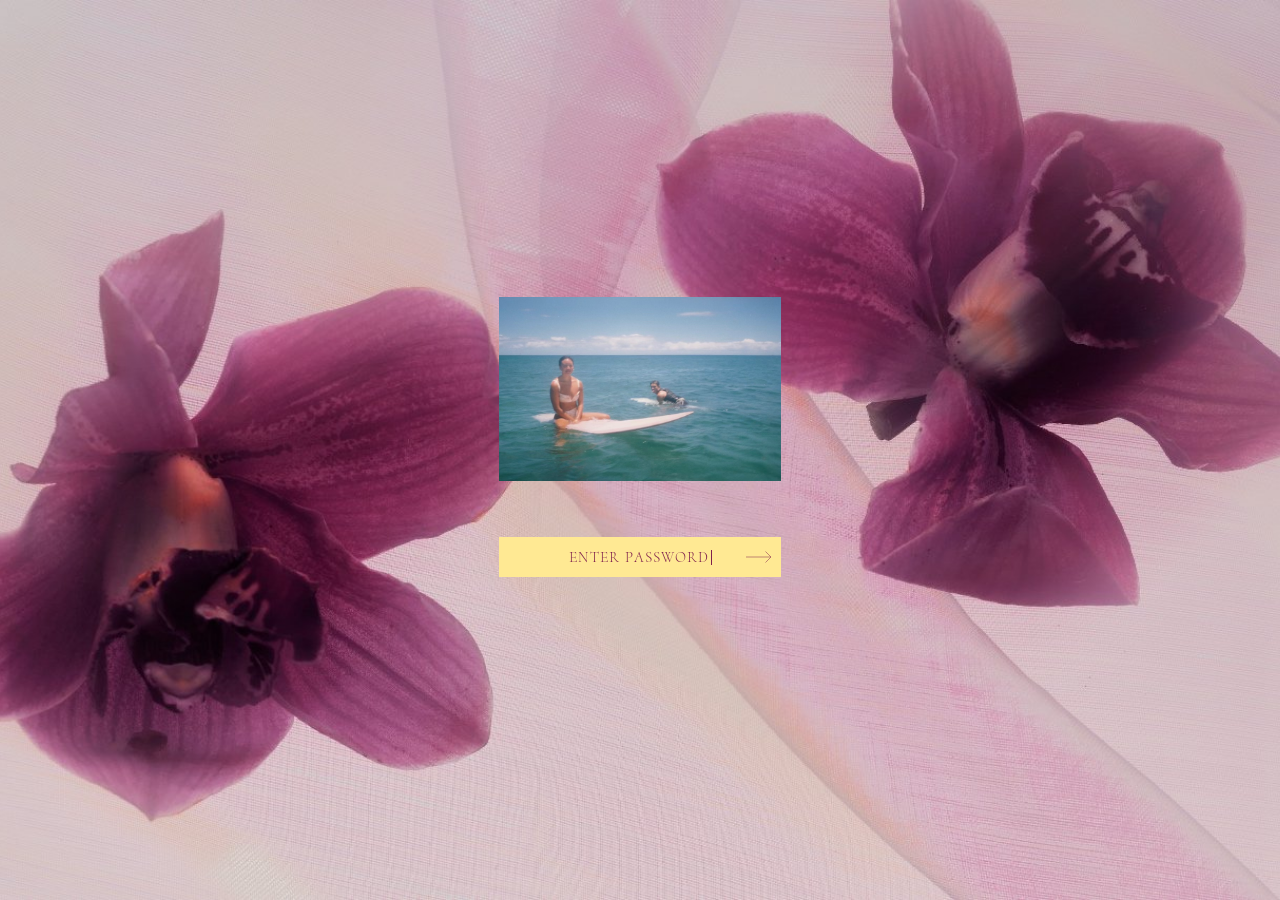
<file: index.html>
<!DOCTYPE html>
<html lang="en">
<!--
  DO NOT EDIT THIS FILE.
  Generated by build.py from content.py. Your changes will be overwritten
  on the next build. Edit content.py and run: python3 build.py
-->
<head>
  <meta charset="UTF-8" />
  <meta name="viewport" content="width=device-width, initial-scale=1.0" />
  <!-- A reload starts at the top. Browsers otherwise put you back where you
       were, which on a page whose whole opening is one photograph means
       reloading drops you into the middle of it. In the head so it is set
       before the browser gets to restore anything; anchors still work. -->
  <script>if ('scrollRestoration' in history) history.scrollRestoration = 'manual';</script>
  <title>E &amp; L &ndash; 10.22.2027</title>
  <meta name="description" content="10.22.2027" />
  <meta name="robots" content="noindex, nofollow" />
  <meta property="og:type" content="website" />
  <meta property="og:site_name" content="E &amp; L Wedding" />
  <meta property="og:title" content="E &amp; L Wedding, Save The Date" />
  <meta property="og:description" content="10.22.2027" />
  <meta property="og:url" content="https://lucasandeliza.com/" />
  <meta property="og:image" content="https://lucasandeliza.com/og-image.jpg" />
  <meta property="og:image:secure_url" content="https://lucasandeliza.com/og-image.jpg" />
  <meta property="og:image:type" content="image/jpeg" />
  <meta property="og:image:width" content="1200" />
  <meta property="og:image:height" content="630" />
  <meta property="og:image:alt" content="Eliza and Lucas in the water at Rockpiles" />
  <meta name="twitter:card" content="summary_large_image" />
  <meta name="twitter:title" content="E &amp; L Wedding, Save The Date" />
  <meta name="twitter:description" content="10.22.2027" />
  <meta name="twitter:image" content="https://lucasandeliza.com/og-image.jpg" />
  <!-- The strips behind the status bar and the toolbar. iOS Safari never
       renders page content there, so these can only ever be a flat colour:
       this one if it is set, the body's background if it is not. #ccb8be is
       the measured average of the photograph exactly where the status bar
       falls on a 402px crop — so at the top of the page the strip reads as
       the picture carrying on rather than a band across it. js/site.js
       swaps it for the olive once the hero has scrolled away. -->
  <meta name="theme-color" content="#ccb8be" />
  <link rel="icon" href="favicon.ico?v=95" sizes="any" />
  <link rel="icon" type="image/png" href="favicon.png?v=95" sizes="180x180" />
  <link rel="apple-touch-icon" href="favicon.png?v=95" />
  <link rel="preconnect" href="https://fonts.googleapis.com" />
  <link rel="preconnect" href="https://fonts.gstatic.com" crossorigin />
  <link href="https://fonts.googleapis.com/css2?family=Cormorant+Infant:ital,wght@0,300;1,300&family=Cormorant+Upright:wght@300&display=swap" rel="stylesheet" />
  <link rel="stylesheet" href="css/wedding.css?v=95" />
  <style>
    #gate, #gate * { margin:0; padding:0; box-sizing:border-box; }
    html:not(.unlocked), html:not(.unlocked) body {
      width:100%; height:100%; overflow:hidden; background:#ede0e4;
    }
    html:not(.unlocked) #site { display:none; }
    html.unlocked #gate { display:none; }
    #gate { position:fixed; inset:0; z-index:9999;
            display:flex; align-items:center; justify-content:center; }
    #gate .bg { position:absolute; inset:0; width:100%; height:100%;
                object-fit:cover; object-position:center; }
    #gate { --pw-arrow: 3.25rem; }   /* the arrow's own column at the end */
    #gate .card { position:relative; z-index:2; display:flex; flex-direction:column;
                  align-items:center; width:clamp(200px, 22%, 329px); }
    #gate .photo { width:100%; aspect-ratio:329/215; object-fit:cover; display:block; }
    #gate .pw-input {
      display:block; width:100%; height:40px;
      background:#ffe993; border:none; outline:none;
      font-family:'Cormorant Upright',serif; font-weight:300;
      font-size:15px; letter-spacing:1px; color:#7f214d; text-align:center;
      /* Reserved on BOTH sides, so what is typed stays centred in the bar
         and still cannot run under the arrow. */
      padding:0 var(--pw-arrow); -webkit-appearance:none; appearance:none;
      border-radius:0; caret-color:transparent;
    }
    /* The placeholder is a real element rather than ::placeholder, so the
       caret can sit at the END of the words instead of at a guessed offset
       from centre. Same font and size as the input, centred over it, so the
       two read as one field. */
    #gate .pw-ph {
      position:absolute; inset:0; z-index:2;
      display:flex; align-items:center; justify-content:center;
      pointer-events:none; user-select:none;
      font-family:'Cormorant Upright',serif; font-weight:300;
      font-size:15px; letter-spacing:1px; color:#7f214d;
    }
    #gate .pw-ph.hidden { display:none; }
    #gate .error {
      font-family:'Cormorant Upright',serif; font-style:normal;
      font-size:12px; color:#fff; text-align:center;
      margin-top:8px; min-height:18px;
      text-shadow:0 1px 3px rgba(0,0,0,0.5);
      opacity:0; transition:opacity 0.2s;
    }
    #gate .error.show { opacity:1; }
    @keyframes shake {
      0%,100%{transform:translateX(0)} 20%{transform:translateX(-7px)}
      40%{transform:translateX(7px)} 60%{transform:translateX(-5px)}
      80%{transform:translateX(5px)}
    }
    #gate .shake { animation:shake 0.38s ease; }
    /* Submit, for anyone who doesn't think to press Enter. Drawn rather than
       typed so the 0.5 stroke is exactly 0.5 — the viewBox is 1:1 with the
       rendered size, so nothing scales the line. Full field height, so the
       tap target is the whole right end of the bar and not just the glyph. */
    #gate .pw-go {
      position:absolute; right:0; top:0; z-index:3;
      height:100%; width:var(--pw-arrow); justify-content:center; padding:0;
      display:flex; align-items:center;
      background:none; border:none; cursor:pointer;
      -webkit-appearance:none; appearance:none;
    }
    #gate .pw-go svg { display:block; overflow:visible;
      transition:transform 0.15s ease; }
    #gate .pw-go path { fill:none; stroke:#7f214d; stroke-width:0.5; }
    #gate .pw-go:hover  svg { transform:translateX(2px); }
    #gate .pw-go:active svg { transform:translateX(3px); }
    #gate .pw-go:focus-visible { outline:1px solid #7f214d; outline-offset:-3px; }
    @media (prefers-reduced-motion: reduce) {
      #gate .pw-go svg { transition:none; }
    }
    #gate .pw-cursor { display:inline-block; width:1px; height:1em;
      background:#7f214d; margin-left:2px; vertical-align:middle;
      animation:blink 1.1s ease-in-out infinite; }
    #gate .pw-cursor.hidden { display:none; }
    @keyframes blink { 0%,100%{opacity:1} 50%{opacity:0} }
    @media (max-width:600px) {
      #gate .card { width:61.4vw; align-items:flex-start; }
      #gate #wrap { width:81.8vw !important; margin-top:7.3vh !important;
                    margin-left:calc(-10.1vw) !important; }
      /* The card is left-aligned here and the bar is wider than it, so the
         message has to take the bar's box to centre under the bar rather
         than under the photo. */
      #gate .error { width:81.8vw; margin-left:calc(-10.1vw); }
      /* 16px, not 15: iOS Safari zooms the whole page in when you focus a
         field smaller than that, and never zooms back out — which is how the
         body copy ended up cut off with the page scrolled sideways. */
      /* 16px, not 15: iOS Safari zooms the whole page in when you focus a
         field smaller than that. The prompt is free to scale, though — it is
         what has to share the bar with the arrow, and on a narrow phone
         holding it at 16 leaves the two almost touching. */
      #gate .pw-input { font-size:16px; }
      #gate .pw-ph    { font-size:16px; }
    }

    /* Accessible view (?view=accessible): Figma "Password - Accessible". Same
       photo and card; the bar goes white with black type, and everything is
       20% larger. */
    html[data-contrast="high"] #gate .card { width:clamp(240px, 26.4%, 395px); }
    html[data-contrast="high"] #gate .pw-input { height:48px; font-size:18px; background:#fff; color:#000; }
    html[data-contrast="high"] #gate .pw-ph { font-size:18px; color:#000; }
    html[data-contrast="high"] #gate .pw-go path { stroke:#000; stroke-width:1; }
    html[data-contrast="high"] #gate .pw-go:focus-visible { outline-color:#000; }
    html[data-contrast="high"] #gate .pw-cursor { background:#000; }
    html[data-contrast="high"] #gate .pw-input,
    html[data-contrast="high"] #gate .pw-ph,
    html[data-contrast="high"] #gate .error { font-weight:500; }
    html[data-contrast="high"] #gate .error { font-size:14.4px; }
    @media (max-width:600px) {
      html[data-contrast="high"] #gate .card { width:73.7vw; }
      html[data-contrast="high"] #gate #wrap { width:92vw !important; margin-left:calc(-9.15vw) !important; }
      html[data-contrast="high"] #gate .error { width:92vw; margin-left:calc(-9.15vw); }
      html[data-contrast="high"] #gate .pw-input,
      html[data-contrast="high"] #gate .pw-ph { font-size:19.2px; }
    }
    </style>

  <script>(function(){var on=false;try{var q=new URLSearchParams(location.search).get('view');if(q==='accessible'){on=true;localStorage.setItem('elw-contrast','high')}else if(q==='standard'){localStorage.removeItem('elw-contrast')}else{on=localStorage.getItem('elw-contrast')==='high'}}catch(e){}if(on){document.documentElement.setAttribute('data-contrast','high');var l=document.createElement('link');l.rel='stylesheet';l.href='https://fonts.googleapis.com/css2?family=Cormorant+Infant:ital,wght@0,500;1,500&family=Cormorant+Upright:wght@500&display=swap';document.head.appendChild(l)}})()</script>  <script>
    try {
      var s = JSON.parse(sessionStorage.getItem('elw.session') || 'null');
      if (s && s.t && (Date.now() - s.t) < 1800000) {
        document.documentElement.className = 'unlocked';
      }
    } catch (e) {}
  </script>
</head>
<body>
  <div id="gate">
    <img class="bg" src="orchid.jpg" alt="" />
    <div class="card">
      <img class="photo" src="surfing.jpg" alt="Eliza and Lucas" />
      <div id="wrap" class="pw-input-wrap" style="margin-top: clamp(30px, 6.3vh, 62px); position:relative; width:100%;">
        <input id="input" class="pw-input" type="password" aria-label="Password" autocomplete="off"
               autocapitalize="off" autocorrect="off" spellcheck="false" inputmode="text" />
        <span class="pw-ph" id="ph" aria-hidden="true">ENTER PASSWORD<i class="pw-cursor" id="cursor"></i></span>
        <button type="button" class="pw-go" id="go" aria-label="Enter">
          <svg width="26" height="12" viewBox="0 0 26 12" aria-hidden="true" focusable="false">
            <path d="M0 6h25M19.5 0.5L25 6l-5.5 5.5" />
          </svg>
        </button>
      </div>
      <p id="error" class="error">Incorrect password &mdash; please try again.</p>
    </div>
  </div>
  <div id="site">
  <div class="pageheader pageheader--stdate pageheader--tall" id="pageheader">
    <div class="pageheader__bg" aria-hidden="true"></div>
    <div class="wrap pageheader__inner">
      <div class="wordmark pageheader__wordmark">
        <h1 class="wordmark__name"><a href="./">E &amp; L<span
          class="stdate__rest"> Wedding</span></a></h1>
        <span class="meta"><span class="meta__date">10.22.2027</span><span class="meta__rule"></span><span class="meta__place">Kane’ohe, O’ahu, Hawai’i</span></span>
        <p class="stdate__label">Save the date</p>
        <p class="stdate__tagline">…more details to come. scroll down for FAQs.</p>
      </div>
    </div>
  </div>
  <header class="banner banner--tall banner--stdate" id="top">
    <div class="wrap banner__inner banner__inner--cue-only">
      <span class="scroll-cue" aria-hidden="true"></span>
    </div>
  </header>

  <main class="section">
    <div class="wrap">
      <h2 class="section__title section__title--cased">FAQs</h2>
      <div class="rows">
        <div class="row">
          <div class="row__rule"></div>
          <div class="row__body">
            <h3 class="row__label">When will more information be shared?</h3>
            <p class="row__text">We will send out official invites and more information over the coming weeks.</p>
          </div>
        </div>
        <div class="row">
          <div class="row__rule"></div>
          <div class="row__body">
            <h3 class="row__label">Is it safe to book our flights now?</h3>
            <p class="row__text">We suggest holding off for now unless you are planning to book a specific accommodation that is already opened up for booking. Flights, hotels, and Airbnbs typically don’t open up until 11 months prior (likely late November 2026). We also will share hotel and Airbnb information soon.</p>
          </div>
        </div>
        <div class="row">
          <div class="row__rule"></div>
          <div class="row__body">
            <h3 class="row__label">What dates do you recommend booking our trip for?</h3>
            <p class="row__text">If you’re planning to come for about a week (we hope you do if you’re flying all the way!), then we recommend aiming to arrive the weekend before, arriving October 15 weekend and flying out Sunday, October 24 onwards. We will be planning completely optional events throughout the week. We recommend visiting the island for at least 6 nights, but the sweet spot is 10&ndash;12 nights if you plan to island hop.</p>
          </div>
        </div>
        <div class="row">
          <div class="row__rule"></div>
          <div class="row__body">
            <h3 class="row__label">How do we get to the island?</h3>
            <p class="row__text">Fly into Daniel K. Inouye International Airport in Honolulu, Oahu, Hawaii. This is the only airport on Oahu. You could also fly in from another island if it’s more affordable and/or you’d like to island hop.</p>
          </div>
        </div>
      </div>
    </div>
  </main>

  <footer class="footer">
    <div class="wrap">
      <div class="footer__top">
        <p class="footer__name"><a href="./">E &amp; L Wedding</a></p>
        <span class="meta"><span class="meta__date">10.22.2027</span><span class="meta__rule"></span><span class="meta__place">Kane’ohe, O’ahu, Hawai’i</span></span>
      </div>
      <div class="footer__cols footer__cols--stdate">
      <div class="footer__contact">
        <p class="footer__contact-intro">Please contact Eliza &amp; Lucas should you have any questions.</p>
        <ul class="footer__details">
          <li>Email: <a href="mailto:elizakeale@gmail.com">elizakeale@gmail.com</a></li>
          <li>Phone: <a href="tel:+18084525181">+1.808.452.5181</a></li>
          <li>Website: <a href="#top">lucasandeliza.com</a></li>
        </ul>
      </div>
      <div class="footer__photo"><img src="surfing.jpg" alt="Eliza and Lucas paddling out" /></div>
      </div>
      <p class="back-to-top"><a href="#top"><span class="back-to-top__rule"></span>Back to top</a></p>
    </div>
  </footer>
  </div>
  <script src="js/config.js?v=95"></script>
  <script src="js/site.js?v=95"></script>
  <script src="js/gate.js?v=95"></script>
</body>
</html>
</file>
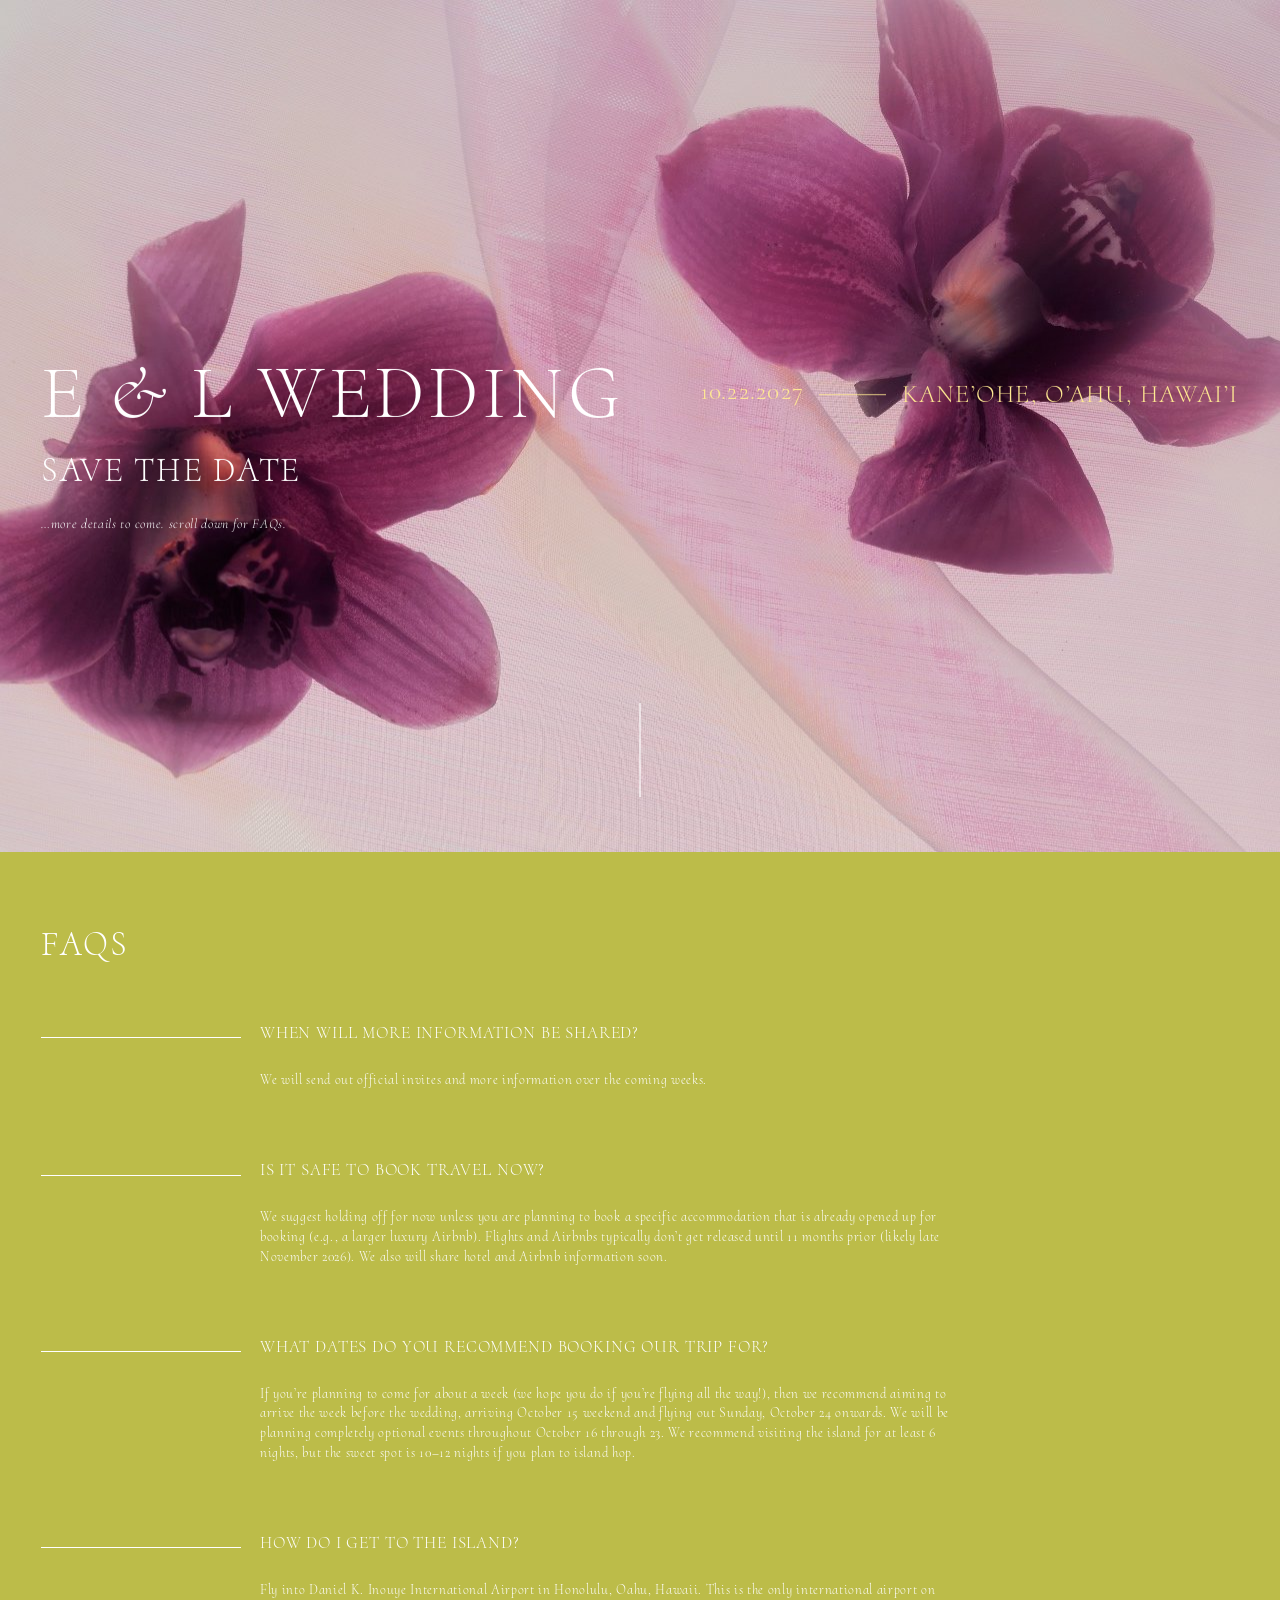
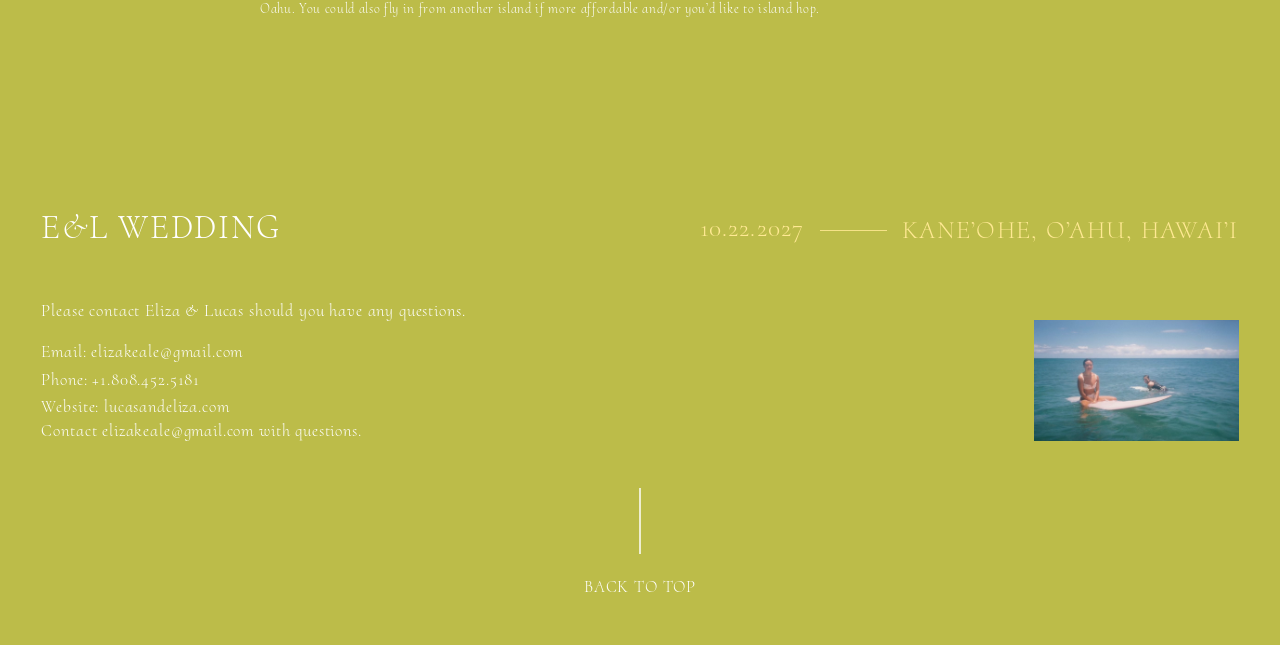
<file: home.html>
<!DOCTYPE html>
<html lang="en">
<!--
  DO NOT EDIT THIS FILE.
  Generated by build.py from content.py. Your changes will be overwritten
  on the next build. Edit content.py and run: python3 build.py
-->
<head>
  <meta charset="UTF-8" />
  <meta name="viewport" content="width=device-width, initial-scale=1.0" />
  <title>E &amp; L Wedding &mdash; Save the Date</title>
  <meta name="description" content="10.22.2027 — Kane’ohe, O’ahu, Hawai’i" />
  <meta name="robots" content="noindex, nofollow" />
  <meta property="og:type" content="website" />
  <meta property="og:site_name" content="E &amp; L Wedding" />
  <meta property="og:title" content="Save The Date | E &amp; L Wedding" />
  <meta property="og:description" content="10.22.2027 — Kane’ohe, O’ahu, Hawai’i" />
  <meta property="og:url" content="https://lucasandeliza.com/home.html" />
  <meta property="og:image" content="https://lucasandeliza.com/og-image.jpg" />
  <meta property="og:image:secure_url" content="https://lucasandeliza.com/og-image.jpg" />
  <meta property="og:image:type" content="image/jpeg" />
  <meta property="og:image:width" content="1200" />
  <meta property="og:image:height" content="630" />
  <meta property="og:image:alt" content="Eliza and Lucas in the water at Rockpiles" />
  <meta name="twitter:card" content="summary_large_image" />
  <meta name="twitter:title" content="Save The Date | E &amp; L Wedding" />
  <meta name="twitter:description" content="10.22.2027 — Kane’ohe, O’ahu, Hawai’i" />
  <meta name="twitter:image" content="https://lucasandeliza.com/og-image.jpg" />
  <meta name="theme-color" content="#bcbc49" />
  <link rel="icon" href="favicon.ico?v=24" sizes="any" />
  <link rel="icon" type="image/png" href="favicon.png?v=24" sizes="180x180" />
  <link rel="apple-touch-icon" href="favicon.png?v=24" />
  <link rel="preconnect" href="https://fonts.googleapis.com" />
  <link rel="preconnect" href="https://fonts.gstatic.com" crossorigin />
  <link href="https://fonts.googleapis.com/css2?family=Cormorant+Infant:ital,wght@0,300;1,300&family=Cormorant+Upright:wght@300&display=swap" rel="stylesheet" />
  <link rel="stylesheet" href="css/wedding.css?v=24" />
</head>
<body>
  <div class="pageheader pageheader--stdate pageheader--tall" id="pageheader">
    <div class="pageheader__bg" aria-hidden="true"></div>
    <div class="wrap pageheader__inner">
      <div class="wordmark pageheader__wordmark">
        <h1 class="wordmark__name"><a href="home.html">E &amp; L<span
          class="stdate__rest"> Wedding</span></a></h1>
        <span class="meta"><span class="meta__date">10.22.2027</span><span class="meta__rule"></span><span class="meta__place">Kane’ohe, O’ahu, Hawai’i</span></span>
        <p class="stdate__label">Save the date</p>
        <p class="stdate__tagline">…more details to come. scroll down for FAQs.</p>
      </div>
    </div>
  </div>
  <header class="banner banner--tall banner--stdate" id="top">
    <div class="wrap banner__inner banner__inner--cue-only">
      <span class="scroll-cue" aria-hidden="true"></span>
    </div>
  </header>

  <main class="section">
    <div class="wrap">
      <h2 class="section__title">FAQs</h2>
      <div class="rows">
        <div class="row">
          <div class="row__rule"></div>
          <div class="row__body">
            <h3 class="row__label">When will more information be shared?</h3>
            <p class="row__text">We will send out official invites and more information over the coming weeks.</p>
          </div>
        </div>
        <div class="row">
          <div class="row__rule"></div>
          <div class="row__body">
            <h3 class="row__label">Is it safe to book travel now?</h3>
            <p class="row__text">We suggest holding off for now unless you are planning to book a specific accommodation that is already opened up for booking (e.g., a larger luxury Airbnb). Flights and Airbnbs typically don’t get released until 11 months prior (likely late November 2026). We also will share hotel and Airbnb information soon.</p>
          </div>
        </div>
        <div class="row">
          <div class="row__rule"></div>
          <div class="row__body">
            <h3 class="row__label">What dates do you recommend booking our trip for?</h3>
            <p class="row__text">If you’re planning to come for about a week (we hope you do if you’re flying all the way!), then we recommend aiming to arrive the week before the wedding, arriving October 15 weekend and flying out Sunday, October 24 onwards. We will be planning completely optional events throughout October 16 through 23. We recommend visiting the island for at least 6 nights, but the sweet spot is 10&ndash;12 nights if you plan to island hop.</p>
          </div>
        </div>
        <div class="row">
          <div class="row__rule"></div>
          <div class="row__body">
            <h3 class="row__label">How do I get to the island?</h3>
            <p class="row__text">Fly into Daniel K. Inouye International Airport in Honolulu, Oahu, Hawaii. This is the only international airport on Oahu. You could also fly in from another island if more affordable and/or you’d like to island hop.</p>
          </div>
        </div>
      </div>
    </div>
  </main>

  <footer class="footer">
    <div class="wrap">
      <div class="footer__top">
        <p class="footer__name"><a href="home.html">E&amp;L Wedding</a></p>
        <span class="meta"><span class="meta__date">10.22.2027</span><span class="meta__rule"></span><span class="meta__place">Kane’ohe, O’ahu, Hawai’i</span></span>
      </div>
      <div class="footer__cols footer__cols--stdate">
      <div class="footer__contact">
        <p class="footer__contact-intro">Please contact Eliza &amp; Lucas should you have any questions.</p>
        <ul class="footer__details">
          <li>Email: <a href="mailto:elizakeale@gmail.com">elizakeale@gmail.com</a></li>
          <li>Phone: <a href="tel:+18084525181">+1.808.452.5181</a></li>
          <li>Website: <a href="#top">lucasandeliza.com</a></li>
        </ul>
        <p class="footer__contact-short">Contact <a href="mailto:elizakeale@gmail.com">elizakeale@gmail.com</a> with questions.</p>
      </div>
      <div class="footer__photo"><img src="surfing.jpg" alt="Eliza and Lucas paddling out" /></div>
      </div>
      <p class="back-to-top"><a href="#top"><span class="back-to-top__rule"></span>Back to top</a></p>
    </div>
  </footer>
  <script src="js/site.js"></script>
</body>
</html>
</file>
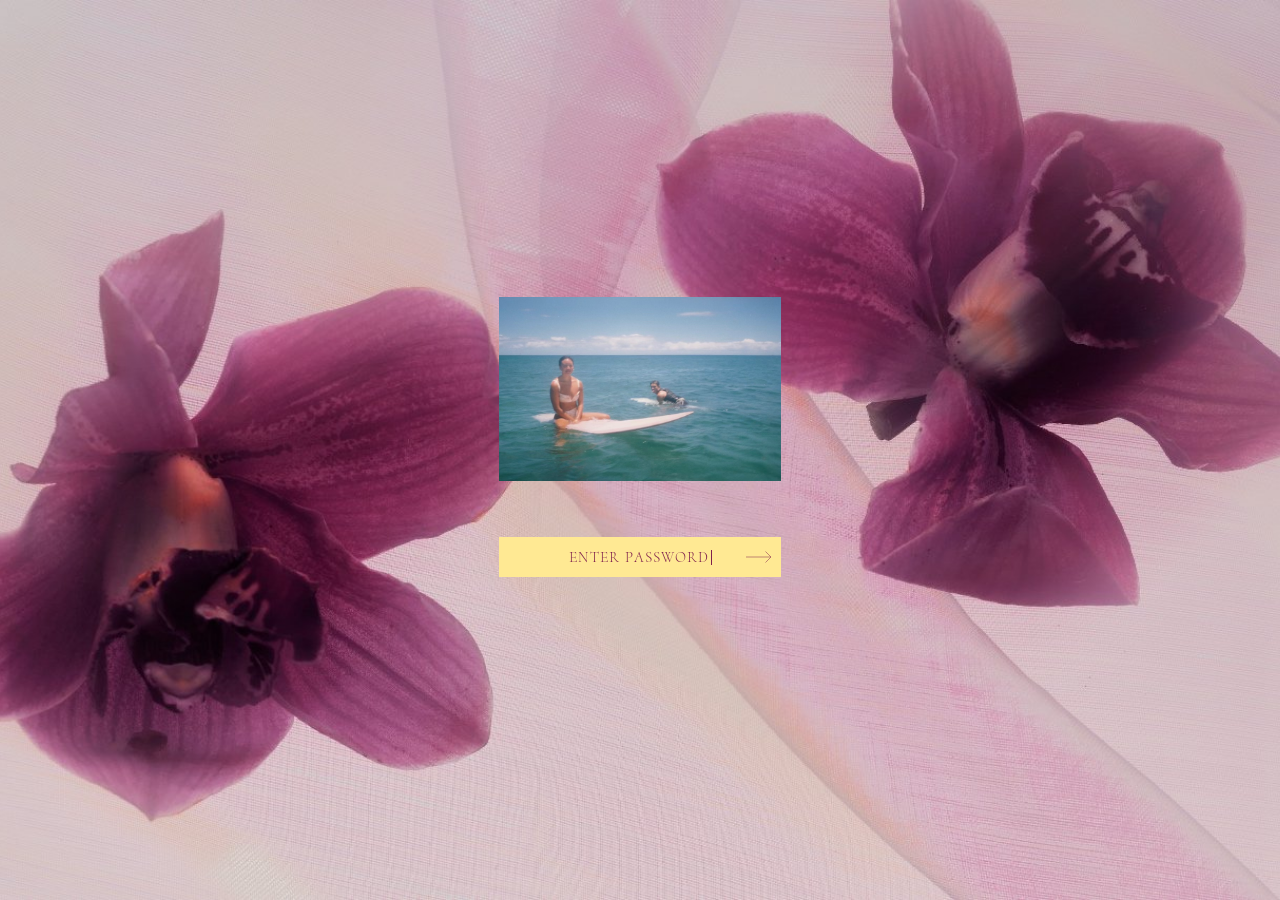
<file: homepage.html>
<!DOCTYPE html>
<html lang="en">
<!--
  DO NOT EDIT THIS FILE.
  Generated by build.py from content.py. Your changes will be overwritten
  on the next build. Edit content.py and run: python3 build.py
-->
<head>
  <meta charset="UTF-8" />
  <meta name="robots" content="noindex, nofollow" />
  <meta http-equiv="refresh" content="0; url=/" />
  <link rel="canonical" href="/" />
  <title>E &amp; L Wedding</title>
</head>
<body>
  <p>Redirecting to <a href="/">the wedding site</a>&hellip;</p>
  <script>location.replace('/');</script>
</body>
</html>
</file>
<file: css/wedding.css>
/* E & L Wedding — shared styles
   Design source: Figma "Wedding" (AmQIvRH3Hs4sDq1N8sPPGy)
   Desktop frame: 1512px · Mobile frame: 402px

   SCALING MODEL
   The root font-size is tied to viewport width, so 1rem = 16px at exactly the
   Figma frame width and every measurement below is the Figma pixel value / 16.
   The whole page therefore scales as one system and matches the frame at any
   window size, instead of each element clamping on its own. */

:root {
  /* 16 / 1512 = 1.0582vw. No ceiling: the page is the Figma frame scaled to
     whatever width the window is, so every ratio in the frame is preserved.
     The floor only stops it collapsing on a very narrow desktop window. */
  font-size: max(11px, 1.0582vw);

  --olive:     #bcbc49;
  --olive-alt: #7c752f;
  --yellow:    #ffe993;
  --burgundy:  #7f214d;
  --white:     #ffffff;
  --pink:      #d8bcc3;    /* kept: the RSVP confirmation message */
  --hover:     #ffe993;    /* every clickable thing, on hover */
  --rule:      #ffffff;

  /* ---- Spacing scale -------------------------------------------------
     Every vertical gap on the site is one of these. They are the values
     already measured off Figma, named so the next block added to a page
     doesn't invent a new number. Pick by relationship, not by eye:

       --rule-drop   a rule to the middle of the line it labels
       --gap-tight   things that belong to each other (a field and its label)
       --gap-body    a heading or label down to its own body copy
       --gap-item    item to item inside one list
       --gap-group   group to group inside one section
       --gap-row     row to row
       --gap-section a section heading down to its first row
       --gap-major   one major page block to the next

     If something needs a gap that isn't here, it's usually a sign the
     relationship is one of these and the number is just wrong. */
  --rule-drop:   0.75rem;   /* 12px */
  --gap-tight:   0.875rem;  /* 14px */
  --gap-body:    1.5rem;    /* 24px — heading down to its own copy */
  --gap-item:    1.25rem;   /* 20px */
  --gap-group:   2.375rem;  /* 38px */
  --gap-row:     3.75rem;   /* 60px — row to row, event to event */
  --gap-section: 3.375rem;  /* 54px */
  --gap-major:   5.5rem;    /* 88px */

  --gutter:    3.625rem;   /* 58px */
  --maxw:      none;       /* no cap — the layout is the frame, scaled */
  --col-rule:  14.75rem;   /* 236px */
  --col-gap:   1.375rem;   /* 22px */
  --col-time:  11.125rem;  /* 178px */
  --measure:   45.4375rem; /* 727px */
}

* { margin: 0; padding: 0; box-sizing: border-box; }

html { -webkit-text-size-adjust: 100%; }

body {
  background: var(--olive);
  color: var(--white);
  font-family: 'Cormorant Upright', 'Cormorant Garamond', Georgia, serif;
  font-weight: 300;
  font-size: 1rem;
  line-height: normal;
  overflow-x: hidden;
  -webkit-font-smoothing: antialiased;
  -moz-osx-font-smoothing: grayscale;
}

/* Headings must not inherit the browser's bold — the face is Light, and a
   synthesized bold over it is what makes the type look wrong. */
h1, h2, h3, h4, h5, h6 { font-weight: 300; font-size: inherit; }

a { color: inherit; text-decoration: none; }
a:hover { color: var(--hover); }

img { display: block; max-width: 100%; }

.wrap {
  width: 100%;
  max-width: var(--maxw);
  margin: 0 auto;
  padding-left: var(--gutter);
  padding-right: var(--gutter);
}

/* ---------- Banner ---------- */

.banner {
  position: relative;
  /* Anchored to the TOP, not centred. Derived from Figma, not guessed:
     the tall banner is 1512x1007 (ratio 1.5015) and orchid.jpg is cut to the
     same ratio, so `cover` shows the frame edge to edge with nothing cropped.
     The short banner is 1512x260 — 25.8% of 1007 — and Figma shows exactly the
     top 25.8% of the same photo, which is what `top` reproduces. Changing this
     to `center` silently re-crops every banner away from the design. */
  background: #efe6e6 url('../orchid.jpg') top center / cover no-repeat;
}

/* The hero is 1007px at the Figma frame width, but never taller than the
   window — otherwise the scroll cue falls below the fold. Everything that
   sits inside the hero is expressed as a fraction of THIS value rather than
   in rem, because rem tracks viewport *width*: on a wide, short window a
   rem-positioned element keeps sliding down while the clamped hero does not,
   which is what pushed the wordmark onto the cue. */
/* lvh, not svh: the hero has to fill the viewport with the browser's
   toolbars HIDDEN, or a scroll that hides them reveals a band of green under
   the photo. The cue is kept above the fold separately, by lifting it the
   height of the toolbars — see .banner--tall .banner__inner below. */
:root { --hero-h: 62.9375rem; }                                    /* 1007px */
@supports (height: 100lvh) { :root { --hero-h: min(62.9375rem, 100lvh); } }

.banner--tall  { min-height: var(--hero-h); }
.banner--short { min-height: 16.25rem; }    /* 260px */

.banner__inner {
  position: relative;
  z-index: 2;
  display: flex;
  flex-direction: column;
  justify-content: space-between;
  min-height: inherit;
  padding-top: 3.75rem;     /* 60px */
  padding-bottom: 2.75rem;  /* 44px */
}

/* The hero is as tall as the viewport gets; the cue has to sit inside the
   viewport at its SMALLEST. The difference is exactly the toolbar height, so
   adding it to the padding floats the cue clear of them. Zero on a desktop,
   where the two heights are the same. */
.banner--tall .banner__inner { padding-bottom: 4.125rem; }
@supports (height: 100lvh) {
  .banner--tall .banner__inner {
    padding-bottom: calc(4.125rem + (100lvh - 100svh));
  }
}

/* Phase 2 tall hero: the nav and wordmark have moved into the fixed header,
   so the cue is the only thing left in here. Keep it at the bottom. */
.banner__inner--cue-only { justify-content: flex-end; }

/* ---------- Page header ----------
   One fixed element carries the nav and the wordmark for the whole page. On
   a tall hero the wordmark starts big and low, at its hero position, and
   rides up while shrinking until it settles beside the nav — at which point
   the header IS the bar. Same element throughout, so there is no crossfade
   and nothing to keep in sync.

   The morph is continuous but heavily back-loaded: js/site.js cubes the
   scroll fraction, so the first half of the hero moves it about an eighth of
   the way and the rest arrives over the last stretch. Linear, it read as the
   hero splitting into a half-formed bar while most of the photo was still on
   screen; weighted this way the hero holds, and the bar gathers itself as
   the photo leaves. Both states still live in the calcs below. */

:root {
  /* Everything below is derived from --hdr-p, the scroll progress of the
     header: 0 = full hero, 1 = settled into the bar. js/site.js sets only
     --hdr-p and --hdr-bg; the rest is calc, so the two states are described
     once, here, rather than duplicated in JS.

     Numbers come from the two Figma frames:
       hero    (Homepage 6:29) nav y=17,  wordmark y=464, 90px / 4.5px track
       compact (FAQs     67:32) nav y=24, wordmark y=76,  40px / 2px  track
       bar height 156px */
  --hdr-p:          0;
  --hdr-bg:         0;

  --hdr-h:          9.75rem;     /* 156px */

  /* --hdr-travel lives on .pageheader, not here: it is derived per variant
     from --hero-frac and --hdr-flow, which differ between phase 2 and the
     save-the-date, and between desktop and mobile. See that rule. */

  --hdr-nav-top-hi: 1.0625rem;   /* 17px, hero */
  --hdr-nav-top-lo: 1.5rem;      /* 24px, settled */

  --hdr-word-hi:    5.625rem;    /* 90px */
  --hdr-word-lo:    2.5rem;      /* 40px */
  --hdr-track-hi:   0.28125rem;  /* 4.5px */
  --hdr-track-lo:   0.125rem;    /* 2px */

  --hdr-nav-hi:     1.875rem;    /* 30px */
  --hdr-nav-lo:     1.25rem;     /* 20px */
  --hdr-navtrk-hi:  0.09375rem;  /* 1.5px */
  --hdr-navtrk-lo:  0.0625rem;   /* 1px */
}

.pageheader {
  position: fixed;
  top: 0;
  left: 0;
  right: 0;
  z-index: 50;
  /* --hdr-inset is 0 everywhere except an in-app browser that draws its
     toolbar over the page; js/site.js sets it there. The bar grows by it and
     pads its contents down by it, so the first line clears the chrome
     instead of hiding behind it. */
  height: calc(var(--hdr-h) + var(--hdr-inset, 0px));
  pointer-events: none;       /* the photo below stays selectable */
}

.pageheader--stdate .pageheader__inner,
.pageheader__inner {
  position: relative;
  z-index: 1;
  padding-top: calc(var(--hdr-inset, 0px) + var(--hdr-nav-top-hi) +
                    (var(--hdr-nav-top-lo) - var(--hdr-nav-top-hi)) * var(--hdr-p));
}

.pageheader .nav,
.pageheader .wordmark { pointer-events: auto; }

/* The orchid slice, revealed only once real content is passing underneath.
   While the banner is still behind the header this stays at 0, so the
   banner's own photo shows through uninterrupted and there is no seam.
   No scrim over it — the bar reads exactly as the top of the banner does. */
.pageheader__bg {
  position: absolute;
  inset: 0;
  background: #efe6e6 url('../orchid.jpg') top center / cover no-repeat;
  opacity: var(--hdr-bg);
  will-change: opacity;
}

/* The wordmark rides up and shrinks at the same time, so it arrives as the
   bar rather than being replaced by it. font-size is animated rather than
   transform: scale() on purpose — scaling text up from its small size
   renders it soft, and the settled state is where people spend their time.
   The header is position:fixed, so relayout is confined to these few nodes
   and never touches the document. */
.pageheader__wordmark {
  /* Clear of the nav, calibrated to put the settled wordmark at y=76. */
  margin-top: 1.75rem;
  transform: translate3d(0, calc((1 - var(--hdr-p)) * var(--hdr-travel)), 0);
  will-change: transform;
}

/* The bar wordmark is the way home, and says so on hover like every other
   clickable thing on the site. */
.pageheader__wordmark .wordmark__name a { color: inherit; }
.pageheader.is-bar .wordmark__name a:hover { color: var(--hover); }

/* Not a link until it is the bar: no pointer, no hover colour, nothing to
   click. It reads as the page's title up there, because that is what it is. */
.pageheader:not(.is-bar) .wordmark__name a { pointer-events: none; cursor: default; }

.pageheader__wordmark .wordmark__name {
  font-size:      calc(var(--hdr-word-hi) +
                       (var(--hdr-word-lo) - var(--hdr-word-hi)) * var(--hdr-p));
  letter-spacing: calc(var(--hdr-track-hi) +
                       (var(--hdr-track-lo) - var(--hdr-track-hi)) * var(--hdr-p));
}

/* The nav stays a constant 20px/1px, hero or settled — only the wordmark
   above shrinks as the header morphs. */
.pageheader .nav {
  font-size:      var(--hdr-nav-lo);
  letter-spacing: var(--hdr-navtrk-lo);
}

/* Short-banner pages have nowhere to travel from: they open settled, and the
   bar's photo strip is on from the first pixel. */
.pageheader:not(.pageheader--tall) { --hdr-p: 1; --hdr-bg: 1; }

/* A tall hero's header is fixed like any other, so the wordmark can ride up
   the screen and come to rest as the bar. js/site.js drives --hdr-p. */
.pageheader--tall {
  position: fixed;
  height: calc(var(--hdr-h) + var(--hdr-inset, 0px));
}



/* Where the hero wordmark sits, as a fraction of the hero height, and the
   wordmark's own flow offset inside the header. js/site.js reads both so the
   numbers live with the other frame measurements rather than inside the
   script — and computes --hdr-travel from them on the header itself.

   This calc is the pre-JS value, and it has to be RIGHT, not merely present:
   it is what the first paint uses. It used to hardcode phase 2's fraction
   and flow for every variant, so a phone drew the hero wordmark 84px too
   high and then dropped it into place once the script ran. */
.pageheader {
  --hero-frac:  0.46077;                 /* 464/1007, phase 2 */
  --hdr-flow:   5rem;                    /* nav above the wordmark */
  --hdr-travel: calc(var(--hero-h) * var(--hero-frac) - var(--hdr-flow));
}

/* ---------- Save the date: the same header, without the nav ---------- */

/* No nav above it, so the wordmark is the first thing in the bar and starts
   at the same inset the nav would have had. */
.pageheader--stdate { --hero-frac: 0.4121;   /* 415/1007 */
                      --hdr-flow:  2.8125rem; }  /* 45px: no nav above it */

/* Name and date/place share a line so the pair can shrink into the bar as
   one; the label and tagline take a full row each beneath them. */
.pageheader--stdate .pageheader__wordmark {
  display: flex;
  flex-wrap: wrap;
  align-items: center;
  justify-content: space-between;
}

.pageheader--stdate .pageheader__wordmark > .meta { white-space: nowrap; }

.pageheader--stdate .stdate__label,
.pageheader--stdate .stdate__tagline { flex-basis: 100%; }

.pageheader--stdate .wordmark__name a { color: inherit; }

/* "Save the date" and the tagline ride up with the wordmark and are gone
   before it lands — they have no place in a compact bar. They hang below the
   bar's own height, though, so fading them on the morph's progress left them
   sitting on green once the photo had scrolled past. js/site.js fades them on
   the hero's geometry instead: clear before the photo's bottom edge reaches
   the line they occupy, at any window size. */
.pageheader--stdate .stdate__label,
.pageheader--stdate .stdate__tagline {
  clear: both;
  opacity: var(--hdr-sub, 1);
  /* Collapsed at rest so they cannot catch clicks over the page below. */
  visibility: visible;
}

.pageheader--stdate .stdate__label { margin-top: 0.25rem; }

/* Anchors (Back to top) shouldn't land under the fixed header. */
html { scroll-padding-top: var(--hdr-h); }

/* ---------- Nav ---------- */

.nav {
  display: flex;
  justify-content: space-between;
  gap: 2.5rem;
  font-size: 1.875rem;       /* 30px */
  letter-spacing: 0.09375rem;
}

/* The page you're on stays white with a rule under it; yellow is reserved for
   hover, so colour means "you can click this" and never anything else.
   opacity:1 overrides the global a:hover dim — the colour is the signal. */
/* Current page: yellow, no underline. The landing page's own link (RSVP) stays
   plain on first arrival and only turns yellow once you've visited another
   page and come back (html.visited-away, set by an inline script). */
.nav a[aria-current="page"]:not([data-home]),
html.visited-away .nav a[aria-current="page"][data-home] { color: var(--yellow); }
.nav a:hover { color: var(--hover); opacity: 1; }

/* ---------- Mobile nav: hamburger + panel ----------
   The inline .nav above has nowhere to go once the bar narrows down to just
   the wordmark, so under the 860px breakpoint it hides and this button takes
   over. Hidden here and only switched on inside the media query below, so a
   page that somehow lacks the toggle markup (there is currently only the one
   phase-2 header) never shows a dangling button. */

.nav-toggle {
  display: none;
  position: absolute;
  top: 50%;
  right: var(--gutter);
  transform: translateY(-50%);
  /* .nav-panel (a sibling inside .pageheader, needed there so its own
     background sits under the bar) is z-index 49 — this has to beat that
     within .pageheader's own stacking context, not just the page's, or the
     open panel paints over the button that opens/closes it. */
  z-index: 50;
  width: 1.5rem;
  height: 1.0625rem;
  padding: 0;
  border: 0;
  background: none;
  pointer-events: auto;
  cursor: pointer;
}

.nav-toggle__bar {
  position: absolute;
  left: 0;
  width: 100%;
  height: 1px;
  background: currentColor;
  transition: transform 0.25s ease, opacity 0.2s ease, top 0.25s ease;
}
.nav-toggle__bar:nth-child(1) { top: 0; }
.nav-toggle__bar:nth-child(2) { top: 50%; }
.nav-toggle__bar:nth-child(3) { top: 100%; }

/* Open: the same three bars rotate into an X rather than swapping to a
   second icon, so there is only ever one shape to keep aligned. The middle
   bar fades out — two lines make an X, a third through the middle doesn't. */
body.nav-open .nav-toggle__bar:nth-child(1) { top: 50%; transform: rotate(45deg); }
body.nav-open .nav-toggle__bar:nth-child(2) { opacity: 0; }
body.nav-open .nav-toggle__bar:nth-child(3) { top: 50%; transform: rotate(-45deg); }

.nav-panel { display: none; }

/* ---------- Meta (date — rule — place) ---------- */

.meta {
  display: flex;
  align-items: center;
  gap: 1.125rem;
  font-size: 1.875rem;
  letter-spacing: 0.09375rem;
  color: var(--yellow);
  text-transform: uppercase;
}

.meta__date { position: relative; top: -0.09em; }  /* old-style numerals sit low against the caps */

.meta__rule {
  display: inline-block;
  width: 4.9375rem;  /* 79px */
  height: 1px;
  background: currentColor;
  opacity: 0.85;
  flex: none;
  /* align-items: center centres it against the text's LINE BOX, not the
     glyphs — Cormorant's normal line-height carries noticeably more room
     above the caps than below them (room reserved for accents this all-caps,
     no-descender line never uses), so the line sits visibly above the
     numerals and letters rather than through their middle. Nudged down by
     eye against the rendered font; in em so it holds at any size the meta
     line is used at. */
  position: relative;
  top: 0.03em;
}

/* ---------- Interior page wordmark ---------- */

.wordmark {
  display: flex;
  justify-content: space-between;  /* name left, date/place right, as in the frame */
  /* Centred, not baseline: the date is half the wordmark's size, so sharing a
     baseline drops it well below the optical middle of the bar. Figma centres
     the two boxes on each other. */
  align-items: center;
  flex-wrap: wrap;
  gap: 0.75rem 1.75rem;
}

.wordmark .meta { white-space: nowrap; }

.wordmark__name {
  font-size: 5.625rem;         /* 90px */
  letter-spacing: 0.28125rem;  /* 4.5px */
  text-transform: uppercase;
  white-space: nowrap;
  line-height: 1.12;
}

.banner__tagline {
  font-family: 'Cormorant Infant', Georgia, serif;
  font-size: 1.25rem;
  letter-spacing: 0.05rem;
  margin-top: 0.875rem;
}

/* ---------- Save the date ---------- */

.stdate {
  display: grid;
  grid-template-areas:
    "name  name"
    "label meta"
    "tag   tag";
  grid-template-columns: 1fr max-content;
  column-gap: 2rem;
  align-items: baseline;
  margin-top: min(22.1875rem, 33vh);  /* wordmark at ~41% down, as in the frame */
}

.stdate__name {
  grid-area: name;
  font-size: 5.625rem;
  letter-spacing: 0.28125rem;
  text-transform: uppercase;
  line-height: 1.12;
}

.stdate__label {
  grid-area: label;
  font-size: 2.5rem;       /* 40px */
  letter-spacing: 0.125rem;
  text-transform: uppercase;
  margin-top: 0.25rem;
}

.stdate__meta { grid-area: meta; justify-self: end; white-space: nowrap; }
.stdate__meta .meta__date  { order: 1; }
.stdate__meta .meta__rule  { order: 2; }
.stdate__meta .meta__place { order: 3; }

.stdate__tagline {
  grid-area: tag;
  font-family: 'Cormorant Infant', Georgia, serif;
  font-style: italic;
  font-size: 1rem;
  letter-spacing: 0.05rem;
  margin-top: 1.0625rem;
}

.scroll-cue {
  align-self: center;
  width: 2px;
  height: 6.9375rem;   /* 111px */
  background: rgba(255, 255, 255, 0.75);
  margin-top: 5.5rem;
  transform-origin: top center;
  /* Fades on scroll, not on the header's progress: that is held flat for the
     first third of the hero now, which left the cue pulsing away long after
     you had started moving. js/site.js fades it over the first ~13% of the
     hero. filter rather than opacity so it multiplies with the pulse
     keyframes instead of fighting them for the same property. */
  filter: opacity(var(--hdr-cue, 1));
  /* Started as the Studio Fritz hero cue's motion (a single grow-pulse in a
     5s cycle). People weren't scrolling past it, so it now shrinks instead of
     growing — a bar that's about to disappear reads as "look, then go" more
     than one that swells — starts almost immediately (0.15s, was 0.6s) and
     repeats on a 1.5s cycle (was 5s, then 2.5s) so the rest between pulses
     stays short. Same keyframe shape otherwise. */
  animation: scrollCuePulse 1.5s ease-out 0.15s infinite both;
}

@keyframes scrollCuePulse {
  0%    { opacity: 0.75; transform: scaleY(1); }
  14.4% { opacity: 1;    transform: scaleY(0.5); }
  36%   { opacity: 0.75; transform: scaleY(1); }
  100%  { opacity: 0.75; transform: scaleY(1); }
}

@media (prefers-reduced-motion: reduce) {
  .scroll-cue { animation: none; }
}

/* ---------- Sections ---------- */

.section { padding: 5.25rem 0 3.75rem; }

/* Phase 2 spacing, straight off the updated frames. Scoped to .phase2 so the
   live save-the-date keeps the spacing it already has.
   Inner pages: bar ends 156, "FAQs" title at 338  -> 182px
   Homepage:    hero ends 1007, "RSVP" title at 1140 -> 133px, the extra room
                that lets the header finish settling before content arrives. */
.phase2 .section { padding-top: 5.75rem; }                /* 92px */
.phase2 .banner--tall + .section { padding-top: 8.3125rem; }  /* 133px */

/* Cue keeps its Figma proportions at any window shape: 43px clear of the
   bottom and 111px tall, of a 1007px hero. */
.phase2 .banner--tall .banner__inner { padding-bottom: calc(var(--hero-h) * 0.0427); }
.phase2 .banner--tall .scroll-cue    { height:         calc(var(--hero-h) * 0.1102); }

/* The inner-page banner is now exactly the height of the header that sits on
   it, so the bar and the photo strip behind it are the same band. */
.phase2 .banner--short { min-height: var(--hdr-h); }   /* 156px */

.section__title--cased { text-transform: none !important; }

.section__title {
  text-transform: uppercase;
  font-size: 2.5rem;
  letter-spacing: 0.125rem;
  margin-bottom: 0.75rem;
}

.section__note {
  font-size: 1rem;
  letter-spacing: 0.05rem;
  max-width: var(--measure);
}

/* ---------- Rows: rule + copy ---------- */

.rows { margin-top: var(--gap-section); }

.row {
  display: grid;
  grid-template-columns: var(--col-rule) 1fr;
  column-gap: var(--col-gap);
  padding-bottom: var(--gap-row);
}

.row__rule { height: 1px; background: var(--rule); margin-top: var(--rule-drop); }

.row__body { max-width: var(--measure); }

.row__label {
  font-size: 1.25rem;         /* 20px */
  letter-spacing: 0.0625rem;
  text-transform: uppercase;
}

.row__text {
  font-size: 1rem;
  letter-spacing: 0.05rem;
  line-height: 1.45;
  margin-top: var(--gap-body);
}

.row__text + .row__text { margin-top: var(--gap-item); }
.row__body > .row__text:first-child { margin-top: 0; }
.row__text a { border-bottom: 1px solid var(--rule); }

/* Bulleted answers (beach and tourism recommendations). */
.row__list {
  list-style: none;
  padding-left: 0;
  margin-top: var(--gap-body);
  font-size: 1rem;
  letter-spacing: 0.05rem;
  line-height: 1.45;
}
.row__list li { position: relative; padding-left: 4rem; }
.row__list li::before { content: ''; position: absolute; left: 0; top: calc(0.78em - 0.5px); width: 3rem; height: 1px; background: var(--rule); }
.row__list li + li { margin-top: 0.375rem; }
.row__list + .row__text { margin-top: var(--gap-item); }
.row__list a { border-bottom: 1px solid var(--rule); }

/* "Visit: ->" under the registry copy. */
.row__text a.visit {
  display: inline-flex;
  align-items: center;
  gap: 1.25rem;
  border-bottom: 0;
}
.visit .arrow { width: 2.375rem; height: 1px; background: currentColor; position: relative; }
.visit .arrow::after {
  content: '';
  position: absolute;
  right: 0;
  top: calc(-0.25rem + 0.5px);
  width: 0.5rem;
  height: 0.5rem;
  border-top: 1px solid currentColor;
  border-right: 1px solid currentColor;
  transform: rotate(45deg);
}

/* ---------- Itinerary ---------- */

.day,
.group {
  font-size: 1.75rem;
  letter-spacing: 0.0625rem;
  margin: var(--gap-section) 0 1.5rem;
}

.day:first-of-type,
.rows > .group:first-child { margin-top: 2.375rem; }

.group { text-transform: uppercase; letter-spacing: 0.09375rem; }

.event {
  display: grid;
  grid-template-columns: var(--col-time) var(--col-rule) 1fr;
  column-gap: var(--col-gap);
  padding-bottom: var(--gap-row);
}

.event__time {
  font-size: 1.25rem;
  letter-spacing: 0.05rem;
  white-space: nowrap;   /* as typed in the sheet: "5:00 PM – late" keeps its lowercase */
}

.event__rule { height: 1px; background: var(--rule); margin-top: var(--rule-drop); }

.event__body { max-width: var(--measure); }

.event__name {
  font-size: 1.25rem;
  letter-spacing: 0.0625rem;
  text-transform: uppercase;
}

.event__name .opt { text-transform: none; font-style: normal; opacity: 0.9; }

.event__text {
  font-size: 1rem;
  letter-spacing: 0.05rem;
  line-height: 1.45;
  margin-top: var(--gap-body);
}

.event__text + .event__text { margin-top: var(--gap-item); }
.event__text a { border-bottom: 1px solid var(--rule); }
.event__text .k { opacity: 0.82; }

/* ---------- RSVP form ---------- */

.field {
  width: 33.125rem;   /* 530px */
  max-width: 100%;
  background: transparent;
  border: 1px solid var(--rule);
  color: var(--white);
  font-family: inherit;
  font-weight: 300;
  font-size: 1rem;
  letter-spacing: 0.05rem;
  padding: 0.4375rem 0.625rem;
  height: 2.25rem;   /* 36px */
  margin-top: 1.25rem;
  border-radius: 0;
}

.field:focus { outline: none; border-color: var(--white); }
.field::placeholder { color: rgba(255, 255, 255, 0.55); }

.guest-list { margin-top: var(--gap-item); display: grid; gap: var(--gap-tight); }

.guest {
  display: flex;
  align-items: center;
  gap: 1rem;
  font-size: 1rem;
  letter-spacing: 0.05rem;
  cursor: pointer;
}

.guest input {
  appearance: none;
  -webkit-appearance: none;
  width: 2.25rem;
  height: 2.25rem;
  border: 1px solid var(--rule);
  background: transparent;
  cursor: pointer;
  flex: none;
  position: relative;   /* the X is positioned against this, not laid out in it */
}

/* Checked state is an X drawn corner to corner, not a filled block — two
   hairline gradients crossing, so it stays a true 1px line at any scale
   rather than blurring the way a rotated border would. */
.guest input:checked::after {
  content: '';
  position: absolute;
  inset: 0;
  background:
    linear-gradient(to bottom right,
      transparent calc(50% - 0.5px), var(--white) calc(50% - 0.5px),
      var(--white) calc(50% + 0.5px), transparent calc(50% + 0.5px)),
    linear-gradient(to bottom left,
      transparent calc(50% - 0.5px), var(--white) calc(50% - 0.5px),
      var(--white) calc(50% + 0.5px), transparent calc(50% + 0.5px));
}

/* ---------- Party code entry ---------- */

.code-entry { position: relative; margin-top: var(--gap-item); max-width: 39.375rem; }
.code-entry__field {
  margin-top: 0;
  width: 100%;
  padding-right: 4.5rem;
  text-transform: uppercase;   /* js/rsvp.js uppercases the value to match */
}

/* The arrow sits inside the field's right edge. It's a real button so it can
   be tabbed to and pressed — the field's own Enter key does the same thing. */
.code-entry__go {
  position: absolute;
  top: 50%;
  right: 1.25rem;
  transform: translateY(-50%);
  display: flex;
  align-items: center;
  background: transparent;
  border: none;
  color: var(--white);
  cursor: pointer;
  padding: 0.5rem 0;
}

.code-entry__go:hover { color: var(--hover); }
.code-entry__go .arrow { width: 2.375rem; height: 1px; background: currentColor; position: relative; }
.code-entry__go .arrow::after {
  content: '';
  position: absolute;
  right: 0;
  top: 50%;
  width: 0.5rem;
  height: 0.5rem;
  border-top: 1px solid currentColor;
  border-right: 1px solid currentColor;
  transform: translateY(-50%) rotate(45deg);
}

.diet-list { margin-top: var(--gap-item); display: grid; gap: var(--gap-tight); }

.diet {
  display: grid;
  grid-template-columns: var(--col-time) 1fr;
  align-items: center;
  column-gap: var(--col-gap);
  font-size: 1rem;
  letter-spacing: 0.05rem;
}

.diet .field { margin-top: 0; width: 26.375rem; }  /* 422px */

/* Shown in place of the dietary rows until someone is ticked as attending —
   the question only makes sense once there's a person to ask it about. */
.diet__empty { opacity: 0.7; font-style: italic; margin-top: 0; }

.submit {
  display: inline-flex;
  align-items: center;
  gap: 0.875rem;
  background: transparent;
  border: 0;
  color: var(--white);
  font-family: inherit;
  font-weight: 300;
  font-size: 1.25rem;
  letter-spacing: 0.0625rem;
  cursor: pointer;
  margin-top: 2.125rem;
  padding: 0;
}

.submit:hover:not(:disabled) { color: var(--hover); }
.submit:disabled { opacity: 0.45; cursor: default; }
.submit .arrow { width: 2.375rem; height: 1px; background: currentColor; position: relative; }
.submit .arrow::after {
  content: '';
  position: absolute;
  right: 0;
  top: calc(-0.25rem + 0.5px);
  width: 0.5rem;
  height: 0.5rem;
  border-top: 1px solid currentColor;
  border-right: 1px solid currentColor;
  transform: rotate(45deg);
}

.is-hidden { display: none !important; }

.form-msg {
  font-size: 1rem;
  letter-spacing: 0.05rem;
  margin-top: 1.375rem;
  min-height: 1.2em;
}

.form-msg--error { color: var(--yellow); }
.form-msg--done  { color: var(--pink); }

/* ---------- Footer ---------- */

.footer { padding: 5rem 0 3.5rem; }

.footer__top {
  display: flex;
  justify-content: space-between;
  align-items: baseline;
  flex-wrap: wrap;
  gap: 1.75rem;
}

.footer__name {
  font-size: 2.5rem;
  letter-spacing: 0.125rem;
  text-transform: uppercase;
}

/* The footer wordmark is the way back to the top of the site. */
.footer__name a:hover,
.footer__links a:hover { color: var(--hover); opacity: 1; }

.footer__cols {
  display: grid;
  grid-template-columns: 23.8125rem 1fr auto;  /* 381px */
  gap: 2rem;
  margin-top: var(--gap-group);
  align-items: end;
}

.footer__cols--stdate { grid-template-columns: 1fr auto; margin-top: 1.75rem; }

.footer__links {
  /* Six links read across in pairs; the right-hand link of each pair sits
     flush right so the block ends on one clean edge. */
  display: grid;
  grid-template-columns: auto auto;
  justify-content: start;
  gap: 1.25rem 2rem;
  font-size: 1.25rem;
  letter-spacing: 0.0625rem;
  /* Its own row above the contact/photo grid, so the footer below it stays
     identical to the save-the-date footer. */
  margin-top: 2.375rem;
}

.footer__links a:nth-child(even) { justify-self: end; }

.footer__photo { width: 15.125rem; }  /* 242px */
.footer__photo img { width: 100%; height: auto; object-fit: cover; }

.footer__contact {
  font-size: 1.25rem;
  letter-spacing: 0.0625rem;
  margin-top: 2.125rem;
}



.footer__details {
  list-style: none;
  margin-top: 1.25rem;
  line-height: 1.6;
}

/* The full contact block shows at every width. The one-line version it
   used to collapse to below 860px is gone, and its markup with it. */

.back-to-top { text-align: center; margin-top: 3.5rem; }

.back-to-top a {
  display: inline-flex;
  flex-direction: column;
  align-items: center;
  gap: 1.625rem;
  font-size: 1.25rem;
  letter-spacing: 0.0625rem;
  text-transform: uppercase;
}

.back-to-top__rule {
  width: 2px;
  height: 4.875rem;   /* 78px, mirrors the scroll cue in the hero */
  background: rgba(255, 255, 255, 0.75);
}

/* ---------- Mobile: rebased on the 402px frame ---------- */

@media (max-width: 860px) {
  :root {
    /* 16 / 402 = 3.9801vw */
    font-size: clamp(13px, 3.9801vw, 17px);

    --gutter:    1rem;       /* 16px */
    --col-rule:  4.0625rem;  /* 65px */
    --measure:   100%;
  }

  /* 873px is the mobile frame's hero, but a phone's visible viewport is
     shorter than its screen once Safari's chrome is on it — an iPhone 17 is
     874 tall and shows about 740. Clamping to svh (the viewport with the
     browser UI expanded, i.e. the smallest it gets) keeps the scroll cue
     above the fold instead of one bar's-worth below it.

     Set on --hero-h rather than on .banner--tall, so everything derived from
     the hero's height agrees with the hero's actual height. Overriding only
     the banner left the two 27px apart on a tall phone. */
  /* Straight off the frame (15:56), no viewport arithmetic. 915px is taller
     than any phone's viewport, so the photo cannot end above the fold in
     either toolbar state, and every position below is the frame's own —
     which is the point: chasing svh/lvh/dvh kept moving things around, and
     the design already says exactly where they go.

     The floor is the only viewport unit left, and only so a phone taller
     than 915 could never show a band of green under the photo. */
  :root { --hero-h: 57.1875rem; }  /* 915px, image 15:69 */
  @supports (height: 100svh) {
    :root { --hero-h: max(57.1875rem, 100svh, 100vh); }
  }

  .banner--short { min-height: 11.875rem; }

  /* On a 402px-wide frame Figma scales the photo to 1311px and pushes it to
     x = -216, so the visible strip starts 216px into 909px of overflow.
     217 / (1374 - 402) = 22.32%. Centring here would show the wrong flower. */
  .banner { background-position: 22.32% top; }

  .banner__inner { padding-top: 1.5rem; padding-bottom: 1.75rem; }
  /* The cue runs y642-720 in a 915 hero, so it sits 195px up from the
     bottom. Fixed, like everything else here — and it lands at 720, well
     inside the 742 a phone shows with its toolbars up. */
  .banner--tall .banner__inner { padding-bottom: 12.1875rem; }

  /* The inline nav hands off to the hamburger under this width — there's no
     room left beside the wordmark for both. */
  .pageheader .nav { display: none; }
  .nav-toggle { display: block; }

  body.nav-open { overflow: hidden; }

  .nav-panel {
    position: fixed;
    inset: 0;
    z-index: 49;   /* under the fixed .pageheader (50), so the bar still reads on top */
    padding: calc(var(--hdr-h) + var(--hdr-inset, 0px) + 2.5rem) var(--gutter) 2.5rem;
    background: #efe6e6 url('../orchid.jpg') top center / cover no-repeat;
    flex-direction: column;
    align-items: center;
    overflow-y: auto;
  }

  /* .nav-panel stays display:none (set outside this media query) until the
     toggle opens it — this is the only rule that turns it on. */
  body.nav-open .nav-panel { display: flex; }

  .nav-panel__links {
    display: flex;
    flex-direction: column;
    align-items: center;
    gap: 2.75rem;   /* 44px, matching the Figma vertical rhythm */
    font-size: 1.5rem;
    letter-spacing: 0.075rem;
  }

  .nav-panel__links a[aria-current="page"]:not([data-home]),
  html.visited-away .nav-panel__links a[aria-current="page"][data-home] { color: var(--yellow); }
  .nav-panel__links a:hover { color: var(--hover); opacity: 1; }

  .nav-panel__photo { width: 11rem; margin-top: 3.5rem; }
  .nav-panel__photo img { width: 100%; height: auto; object-fit: cover; }

  .nav { font-size: 0.875rem; letter-spacing: 0.04375rem; gap: 0.625rem; }

  .wordmark { flex-direction: column; align-items: flex-start; gap: 0.375rem; }
  .wordmark__name { font-size: 3rem; letter-spacing: 0.15rem; white-space: normal; }

  .meta { font-size: 1rem; gap: 0.75rem; }
  .meta__rule { width: 2.6875rem; }  /* 43px */

  /* Save the date: date and place move above the wordmark */
  .stdate {
    grid-template-areas:
      "meta"
      "name"
      "label"
      "tag";
    grid-template-columns: 1fr;
    align-items: start;
    margin-top: 30vh;
  }
  @supports (height: 100svh) { .stdate { margin-top: 26svh; } }

  .stdate__rest { display: none; }              /* "E & L" only, per the mobile frame */
  .stdate__name { font-size: 3.5rem; letter-spacing: 0.175rem; margin-top: 1.5rem; }
  .stdate__label { font-size: 1.25rem; letter-spacing: 0.0625rem; margin-top: 0.5rem; }
  .stdate__tagline { font-size: 0.9375rem; margin-top: 0.5rem; }

  .stdate__meta {
    justify-self: start;
    white-space: normal;
    flex-wrap: wrap;
    gap: 0.375rem 0.75rem;
    font-size: 0.9375rem;
  }

  .stdate__meta .meta__rule  { order: 1; }
  .stdate__meta .meta__date  { order: 2; }
  .stdate__meta .meta__place { order: 3; flex-basis: 100%; }

  /* 460/873 in the mobile frame — the hero is shorter, so the wordmark sits
     proportionally lower than it does on desktop. */
  /* 345/915: where the date — the first line of the block — sits in the
     frame. The wordmark and the two lines under it follow from it. */
  .pageheader--stdate { --hero-frac: 0.377; }

  /* The bar's photo strip is its own crop in the frame, not a slice of the
     hero's: bar frame 78:243 draws the image 1493 wide at x=-307 in a 402
     frame, so it is scaled up about 3.7x and pulled left, which is what puts
     the dark petal behind the wordmark. Percentages rather than pixels so it
     holds at any phone width.
       1493 / 402       = 371.4%
       307 / (1493-402) = 28.14%
     Recovered by matching the frame's render against orchid.jpg rather than
     read off the node, because the crop lives in Figma's image fill and the
     node only reports the box. Source rect x374 y144, 340 wide — the tulle
     fold, with the petal entering at the right. */
  .pageheader__bg {
    background-size: 376.5% auto;
    background-position: 39.79% 19.81%;
  }

  /* The header sets the wordmark's size by calc, which outranks the plain
     .wordmark__name rule below — so the mobile sizes have to be set as the
     header's own tokens or the bar keeps the desktop 90px. */
  .pageheader {
    --hdr-word-hi:  3rem;      /* 48px, the mobile frame's hero wordmark */
    --hdr-track-hi: 0.15rem;
    --hdr-word-lo:  2.5rem;    /* 40px settled — the bar frame (78:248) and
                                  the footer wordmark are the same size */
    --hdr-track-lo: 0.125rem;
  }

  .pageheader--stdate {
    --hdr-word-hi:  3.5rem;    /* 56px — "E & L" alone, so it can be larger */
    --hdr-track-hi: 0.175rem;
  }

  /* Column order, so date and place sit above the name as the frame has
     them. The DOM keeps the name first because it is the page heading. */
  .pageheader--stdate .pageheader__wordmark {
    display: flex;
    flex-direction: column;
    align-items: flex-start;
    /* 28px clear of where the nav would be in the hero, nothing in the bar:
       the mobile bar has no nav, and the frame (78:243) starts the date at
       24 — which is the header's own padding and nothing more. */
    margin-top: calc(1.75rem * (1 - var(--hdr-p)));
  }

  .pageheader--stdate .pageheader__wordmark > .meta {
    order: 1;
    float: none;
    display: flex;
    flex-wrap: wrap;
    gap: 0.375rem 0.75rem;
    white-space: normal;
    font-size: 0.9375rem;
  }
  .pageheader--stdate .pageheader__wordmark > .meta .meta__rule  { order: 1; }
  .pageheader--stdate .pageheader__wordmark > .meta .meta__date  { order: 2; }
  .pageheader--stdate .pageheader__wordmark > .meta .meta__place { order: 3; flex-basis: 100%; }

  /* 69px in the hero — the frame has the place line ending at 389 and E & L
     starting at 460 — but 11px once settled, where the bar frame (78:243)
     puts the place at 50 and E & L at 80. It has to travel between the two
     with everything else, or the 69px hero gap pushes the wordmark straight
     out of the bottom of a 156px bar. */
  .pageheader--stdate .wordmark__name {
    order: 2;
    display: block;
    margin-top: calc(4.3125rem + (0.6875rem - 4.3125rem) * var(--hdr-p));
  }
  .pageheader--stdate .stdate__label  { order: 3; }
  .pageheader--stdate .stdate__tagline { order: 4; }

  .scroll-cue { height: 4.875rem; margin-top: 3rem; }

  .section { padding: 3rem 0 2.5rem; }
  .section__title { font-size: 2rem; }

  .row,
  .event,
  .diet { grid-template-columns: 1fr; column-gap: 0; }

  .row__rule,
  .event__rule { width: var(--col-rule); margin: 0 0 0.75rem; }

  .row__label, .event__name { font-size: 1.0625rem; }
  .row__text, .event__text { font-size: 0.9375rem; }

  .event__time { margin-bottom: 0.5rem; font-size: 0.9375rem; }

  .day,
.group { font-size: 1.375rem; margin: 2.25rem 0 1rem; }

  .field { width: 100%; }
  .diet .field { margin-top: 0.375rem; width: 100%; }

  /* The mobile footer is the desktop footer RESTACKED. The wordmark and the
     78px rule keep their desktop size; the contact block and back-to-top drop
     to 16px. What changes most is the order and the alignment. Frame 15:56.

       wordmark   40px    y2453
       contact intro 16px y2529   (+28 from the wordmark)
       email/phone/website y2595   (+28)
       date, then place    y2708   (+56)   rule first, place on its own line
       photo, centred      y2807   (+55)
       back to top  16px   y3013   (+48)

     The DOM keeps the desktop order because that is the one that reads
     correctly without stylesheets; `display: contents` dissolves the two
     wrappers so the pieces can be ordered as one column. Phase 2's footer
     has a nav row and its own grid, so this is scoped away from it. */
  .footer { padding: 3rem 0 2.5rem; }
  .footer__cols { grid-template-columns: 1fr 1fr; align-items: start; }
  .footer__cols--stdate { grid-template-columns: 1fr; }
  .footer__links { font-size: 1rem; gap: 0.875rem 1.5rem; }
  .footer__photo { width: 15.125rem; max-width: 100%; }

  body:not(.phase2) .footer .wrap { display: flex; flex-direction: column; }
  body:not(.phase2) .footer__top,
  body:not(.phase2) .footer__cols--stdate { display: contents; }

  body:not(.phase2) .footer__name      { order: 1; }
  body:not(.phase2) .footer__contact   { order: 2; margin-top: 1.75rem;
                                         font-size: 1rem; }
  body:not(.phase2) .footer__details   { margin-top: 1.75rem; }
  body:not(.phase2) .footer__top .meta { order: 3; margin-top: 2.5rem; }
  body:not(.phase2) .footer__photo     { order: 4; margin-top: 3.5rem;
                                         align-self: center; }
  body:not(.phase2) .back-to-top       { order: 5; margin-top: 4rem; }

  /* Rule and date on one line, place beneath — as the hero's meta already
     does on this width. */
  body:not(.phase2) .footer__top .meta {
    flex-wrap: wrap;
    white-space: normal;
    gap: 0.375rem 0.75rem;
  }
  body:not(.phase2) .footer__top .meta .meta__rule  { order: 1; }
  body:not(.phase2) .footer__top .meta .meta__date  { order: 2; }
  body:not(.phase2) .footer__top .meta .meta__place { order: 3; flex-basis: 100%; }

  .back-to-top a { gap: 1.25rem; font-size: 1rem; }
}

/* ==========================================================================
   Phase 2 desktop sizing, from the updated Figma Homepage frame (6:29).
   Desktop only (the mobile frames are unchanged) and scoped to .phase2 so the
   live save-the-date keeps its own scale.

     margins 49px both sides · page title 64px · body, labels, nav 30px
     checkboxes 36px · fields 530 x 48 · footer wordmark 64px, footer date 40px
   ========================================================================== */
@media (min-width: 861px) {
  :root {
    --gutter:    3.0625rem;   /* 49px */
    --measure:   51.1875rem;  /* 819px */
    --col-time:  17rem;       /* itinerary time column, fits 30px "4:00 PM – 10:00 PM" */

    --rule-drop:   1.125rem;  /* 18px: rule meets the middle of a 30px line */
    --gap-tight:   1.3125rem; /* 21px */
    --gap-body:    2rem;
    --gap-item:    1.75rem;
    --gap-group:   3rem;
    --gap-row:     5.125rem;  /* 82px, Figma row to row */
    --gap-section: 4.25rem;

    --hdr-nav-top-hi: 1.5rem;     /* nav sits at y=24 in the hero too */
    --hdr-nav-lo:     1.875rem;   /* 30px, hero and settled */
    --hdr-navtrk-lo:  0.09375rem; /* 1.5px */
  }

  /* Header: nav is 30px, so the wordmark's clearance under it shrinks to land
     the settled wordmark where the frame has it (y=76). */
  .phase2 .pageheader__wordmark { margin-top: 1rem; }

  /* Page title and the line under it. */
  .phase2 .section__title {
    font-size: 4rem;           /* 64px */
    letter-spacing: 0.2rem;    /* 3.2px */
    margin-bottom: 0.6875rem;
  }
  .phase2 .banner--tall + .section { padding-top: 3.5625rem; }  /* 57px: 1007 -> 1064 */
  .phase2 .section__note { font-size: 1.5625rem; letter-spacing: 0.078125rem; }

  /* Body copy, labels, times: 25px (headings/nav/forms stay 30). */
  .phase2 .row__label,
  .phase2 .event__name,
  .phase2 .event__time { font-size: 1.5625rem; letter-spacing: 0.078125rem; }
  .phase2 .row__text,
  .phase2 .row__list,
  .phase2 .event__text,
  .phase2 .form-msg { font-size: 1.5625rem; letter-spacing: 0.078125rem; }
  .phase2 .row__list li { padding-left: 4.5rem; }
  .phase2 .row__list li::before { top: calc(0.78em - 0.5px); width: 3rem; }

  .phase2 .day,
  .phase2 .group { font-size: 2.5rem; letter-spacing: 0.125rem; }

  /* Form: 36px boxes, 530 x 48 fields. */
  .phase2 .field {
    font-size: 1.875rem;
    letter-spacing: 0.09375rem;
    height: 3rem;                 /* 48px */
    padding: 0 0.9375rem;
  }
  .phase2 .code-entry { max-width: 33.125rem; margin-top: 2.6875rem; }
  .phase2 .code-entry__field { padding-right: 4.5rem; }
  .phase2 .code-entry__go { right: 1.125rem; }
  .phase2 .guest-list { margin-top: 1.375rem; }
  .phase2 .guest { font-size: 1.875rem; letter-spacing: 0.09375rem; gap: 1.3125rem; }
  .phase2 .diet-list { margin-top: 1.8125rem; gap: 1.1875rem; }
  .phase2 .diet {
    grid-template-columns: 15rem 1fr;   /* labels at 306, fields at 546 */
    font-size: 1.875rem;
    letter-spacing: 0.09375rem;
  }
  .phase2 .diet .field { width: 33.125rem; }
  .phase2 .submit {
    font-size: 1.875rem;
    letter-spacing: 0.09375rem;
    gap: 2rem;
    margin-top: 5.25rem;
  }
  .phase2 .visit .arrow,
  .phase2 .code-entry__go .arrow,
  .phase2 .submit .arrow { width: 1.9375rem; }   /* 31px */
  .phase2 .visit .arrow::after,
  .phase2 .code-entry__go .arrow::after,
  .phase2 .submit .arrow::after { width: 0.4375rem; height: 0.4375rem; }
  .phase2 .row__text a.visit { gap: 2rem; }

  /* Footer. One grid: wordmark across the top, links and contact down the
     left, the photo tucked up at the right beside them. */
  .phase2 .footer { padding-bottom: 5rem; }
  .phase2 .footer .wrap {
    display: grid;
    grid-template-columns: 1fr auto;
    column-gap: 2rem;
    align-items: start;
  }
  .phase2 .footer__top { grid-column: 1 / -1; flex-wrap: nowrap; align-items: center; }
  .phase2 .footer__name { font-size: 4rem; letter-spacing: 0.2rem; white-space: nowrap; }
  .phase2 .footer__top .meta { font-size: 2.5rem; letter-spacing: 0.125rem; white-space: nowrap; }

  .phase2 .footer__links {
    grid-column: 1;
    grid-row: 2;
    width: 28.0625rem;               /* 449px: 48 -> 497 */
    grid-template-columns: auto auto;
    justify-content: space-between;
    gap: 0.4375rem 2rem;
    font-size: 1.875rem;
    letter-spacing: 0.09375rem;
    margin-top: 0.875rem;
  }
  /* An odd link out (Registry is hidden for now) takes the whole last row. */
  .phase2 .footer__links a:last-child:nth-child(odd) { grid-column: 1 / -1; }

  .phase2 .footer__cols { display: contents; }
  .phase2 .footer__contact {
    grid-column: 1;
    grid-row: 3;
    font-size: 1.875rem;
    letter-spacing: 0.09375rem;
    margin-top: 4.5rem;
  }
  .phase2 .footer__details { margin-top: 0.375rem; line-height: normal; }
  .phase2 .footer__photo {
    grid-column: 2;
    grid-row: 2 / span 2;
    width: 15.125rem;                /* 242px */
    height: 9.875rem;                /* 158px */
    overflow: hidden;
  }
  .phase2 .footer__photo img { height: 100%; }
  .phase2 .back-to-top { grid-column: 1 / -1; margin-top: 0; }
  .phase2 .back-to-top a { gap: 0.8125rem; }
}

/* ==========================================================================
   Accessible view  (html[data-contrast="high"], switched on by ?view=accessible)

   Figma "Accessible" frames: same layout, white page, black type, thin black
   rules. Boxes only where you type or tick (the fields and checkboxes already
   have one); nothing else is outlined. Type is 20% larger, below.
   ========================================================================== */

html[data-contrast="high"] {
  --olive:   #fff;
  --white:   #000;
  --yellow:  #000;
  --pink:    #000;
  --hover:   #000;
  --rule:    #000;
}

/* No photography behind text: header, hero, and the mobile menu go white. */
html[data-contrast="high"] .banner,
html[data-contrast="high"] .pageheader__bg,
html[data-contrast="high"] .nav-panel { background: #fff; }

html[data-contrast="high"] .scroll-cue,
html[data-contrast="high"] .back-to-top__rule { background: #000; }

html[data-contrast="high"] a:hover { text-decoration: underline; }
/* Figma "Accessible" shows the nav with no current-page underline. */
html[data-contrast="high"] .nav a[aria-current="page"],
html[data-contrast="high"] .nav-panel__links a[aria-current="page"] { border-bottom: 0; }

/* Medium instead of Light: the Light weight is the design's, but it is thin on
   a white page for tired eyes. The 500 face is fetched by the early script in
   <head> only for this view; until it arrives the Light face shows. Headings
   and form controls set their own weight, so they are named here too. */
html[data-contrast="high"] body,
html[data-contrast="high"] h1, html[data-contrast="high"] h2,
html[data-contrast="high"] h3, html[data-contrast="high"] h4,
html[data-contrast="high"] h5, html[data-contrast="high"] h6,
html[data-contrast="high"] .field,
html[data-contrast="high"] button { font-weight: 500; }

/* Dimmed text goes full strength. */
html[data-contrast="high"] .event__text .k,
html[data-contrast="high"] .event__name .opt,
html[data-contrast="high"] .diet__empty { opacity: 1; }

html[data-contrast="high"] .field::placeholder { color: #444; }
html[data-contrast="high"] a:focus-visible,
html[data-contrast="high"] button:focus-visible,
html[data-contrast="high"] .field:focus { outline: 2px solid #000; outline-offset: 3px; }

/* Desktop: the accessible view uses exactly the standard view's sizes. The
   standard type was raised to 30px body / 64px titles from the updated Figma,
   which already covers the +20% this view used to add, so no root override. */
/* On a phone the fixed header is cut to the pixel for a 402px frame and has no
   room to grow, so there the 20% is applied to the content (page body, footer,
   menu links) and the header stays as designed. */
@media (max-width: 860px) {
  html[data-contrast="high"] { font-size: clamp(13px, 3.9801vw, 17px); }
  html[data-contrast="high"] .section,
  html[data-contrast="high"] .footer,
  html[data-contrast="high"] .nav-panel__links { zoom: 1.2; }
  /* RECOMMENDATIONS is the widest word on the site; at +20% it no longer fits
     a phone, so the page titles sit a notch below the scaled size. */
  html[data-contrast="high"] .section__title { font-size: 1.65rem; letter-spacing: 0.0625rem; }
}
</file>
